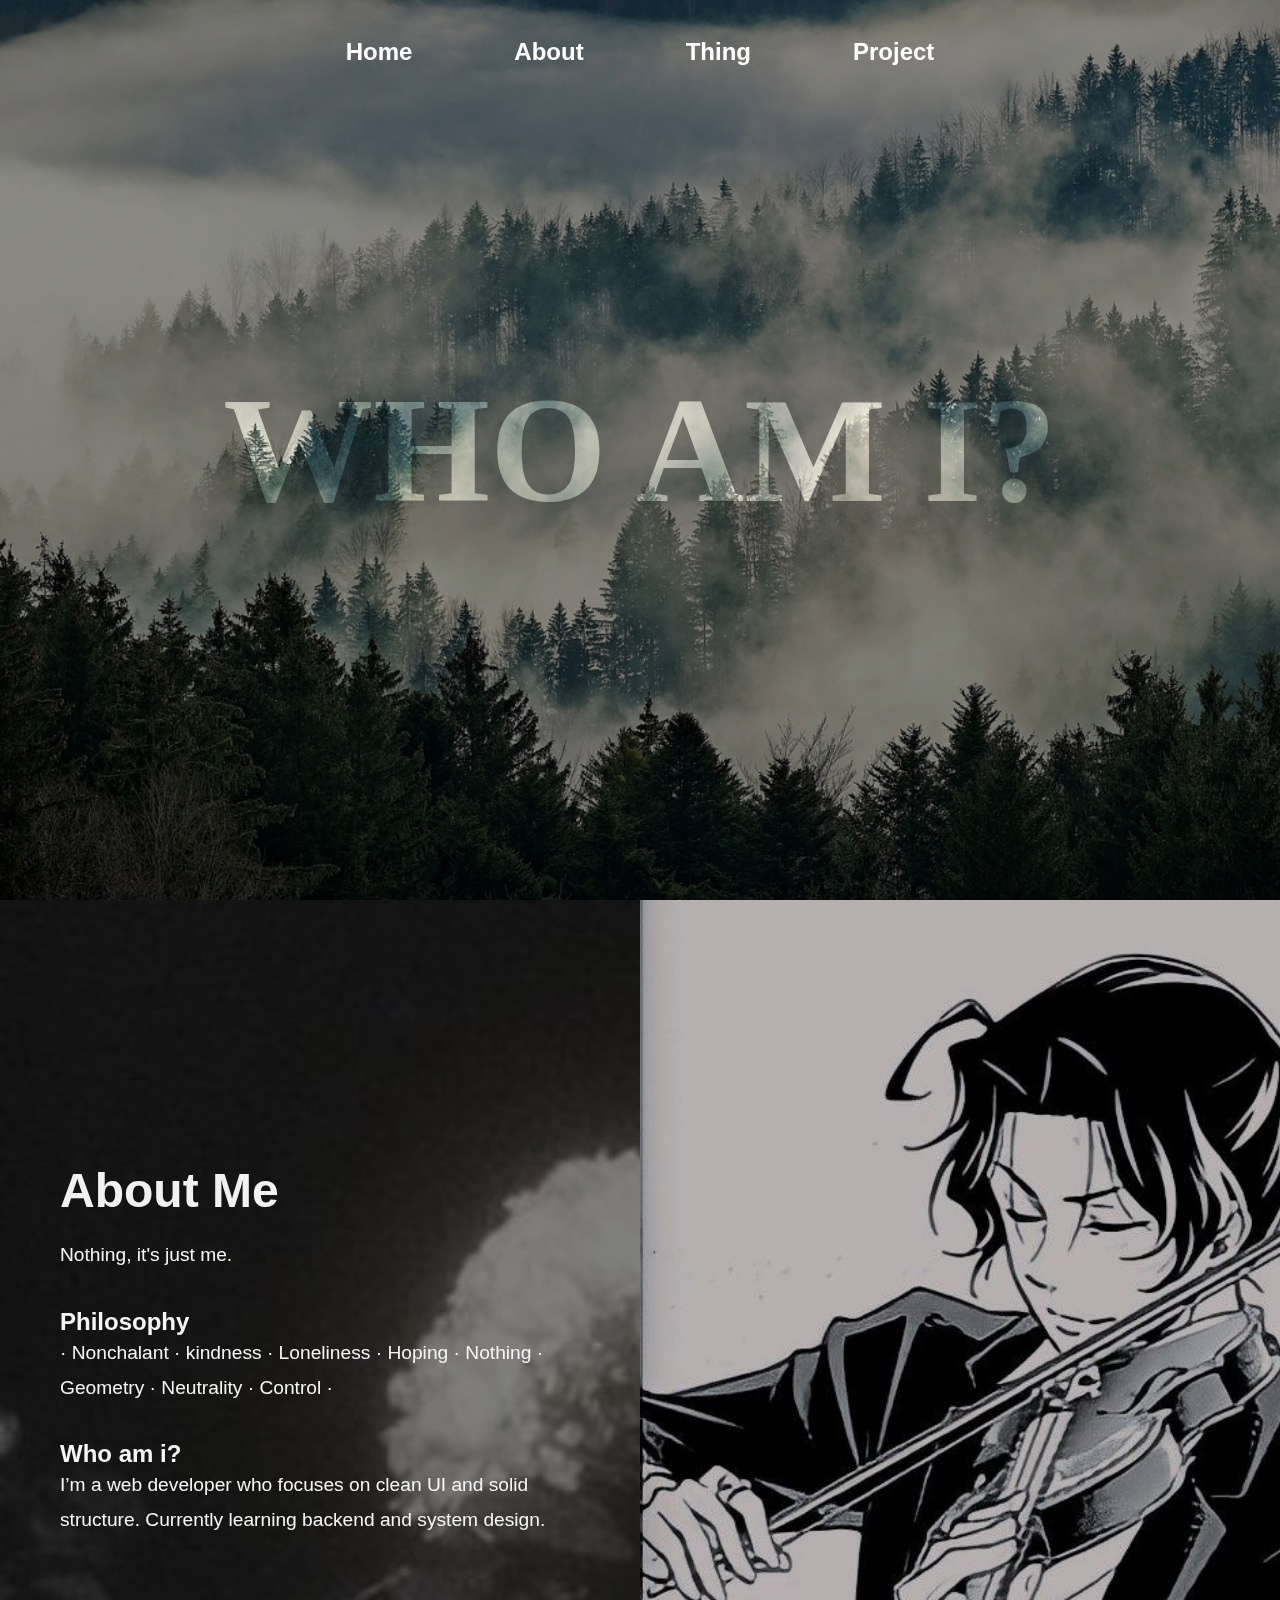
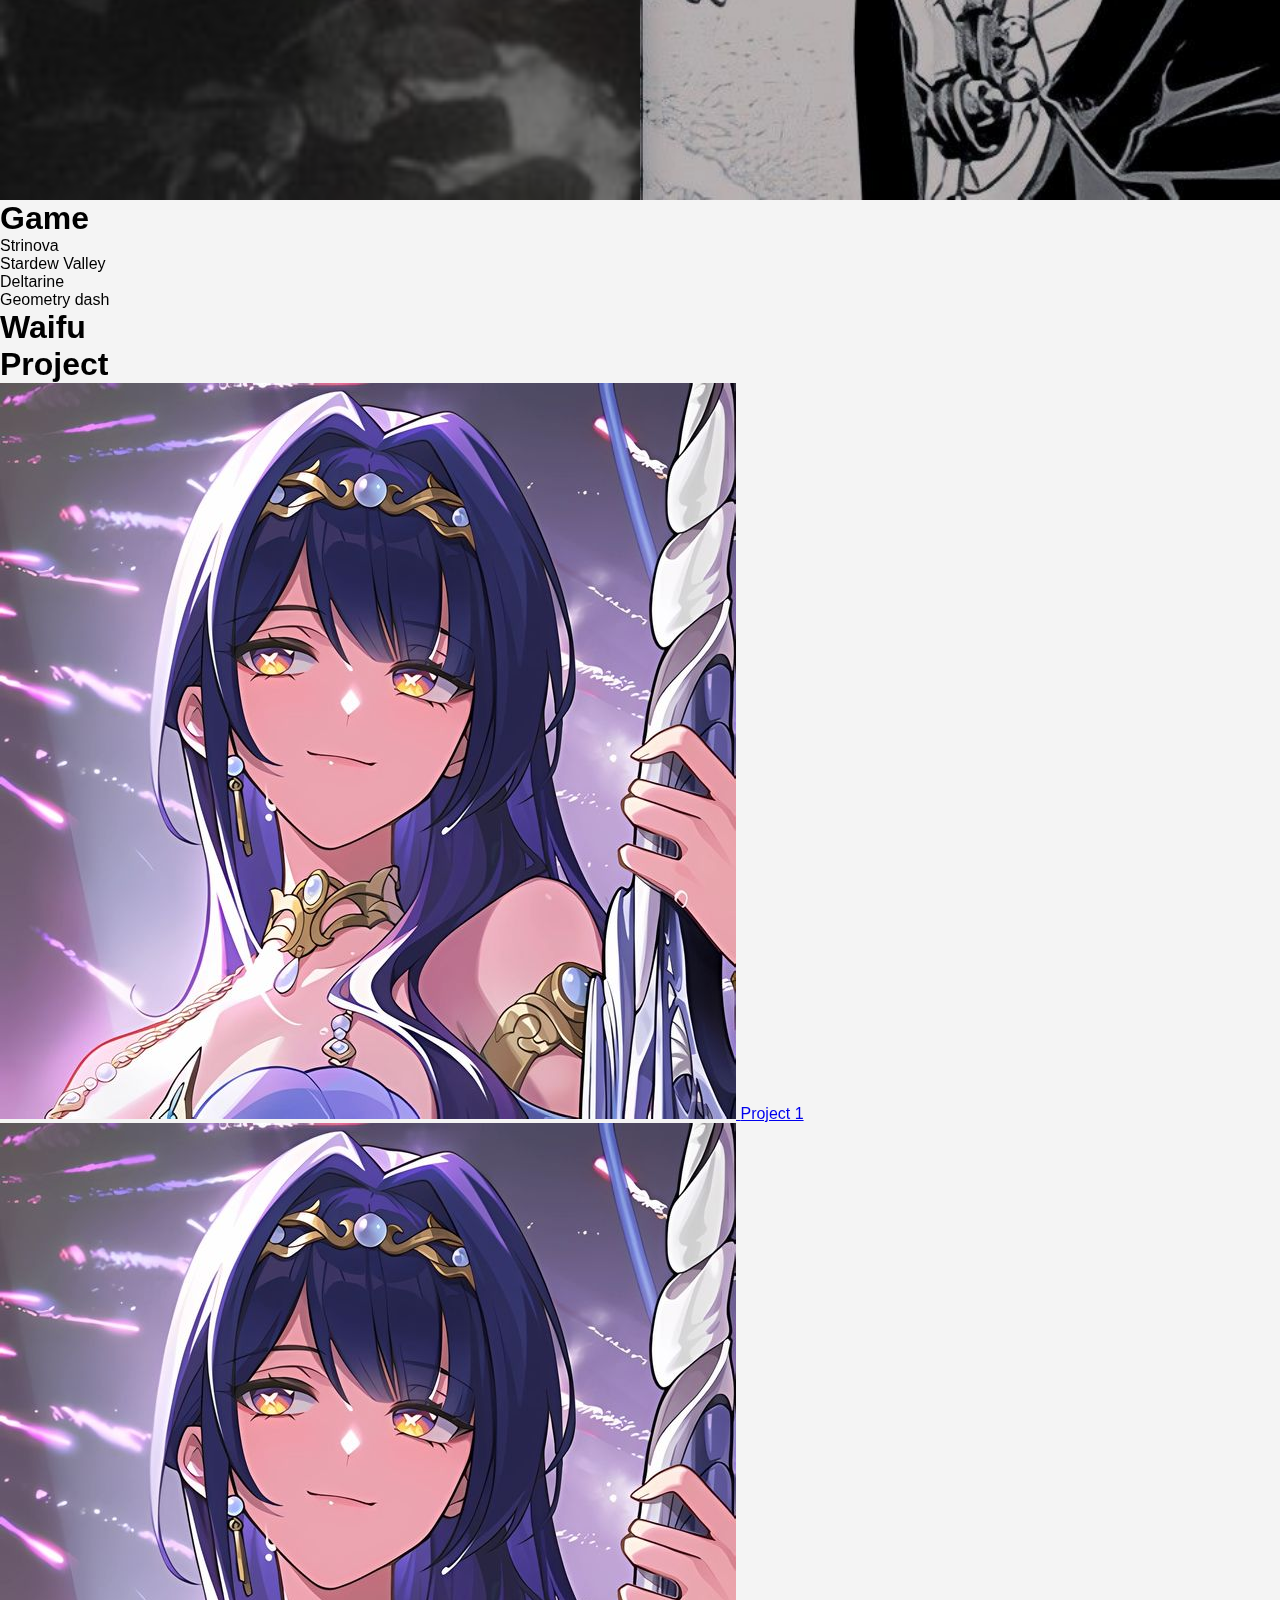
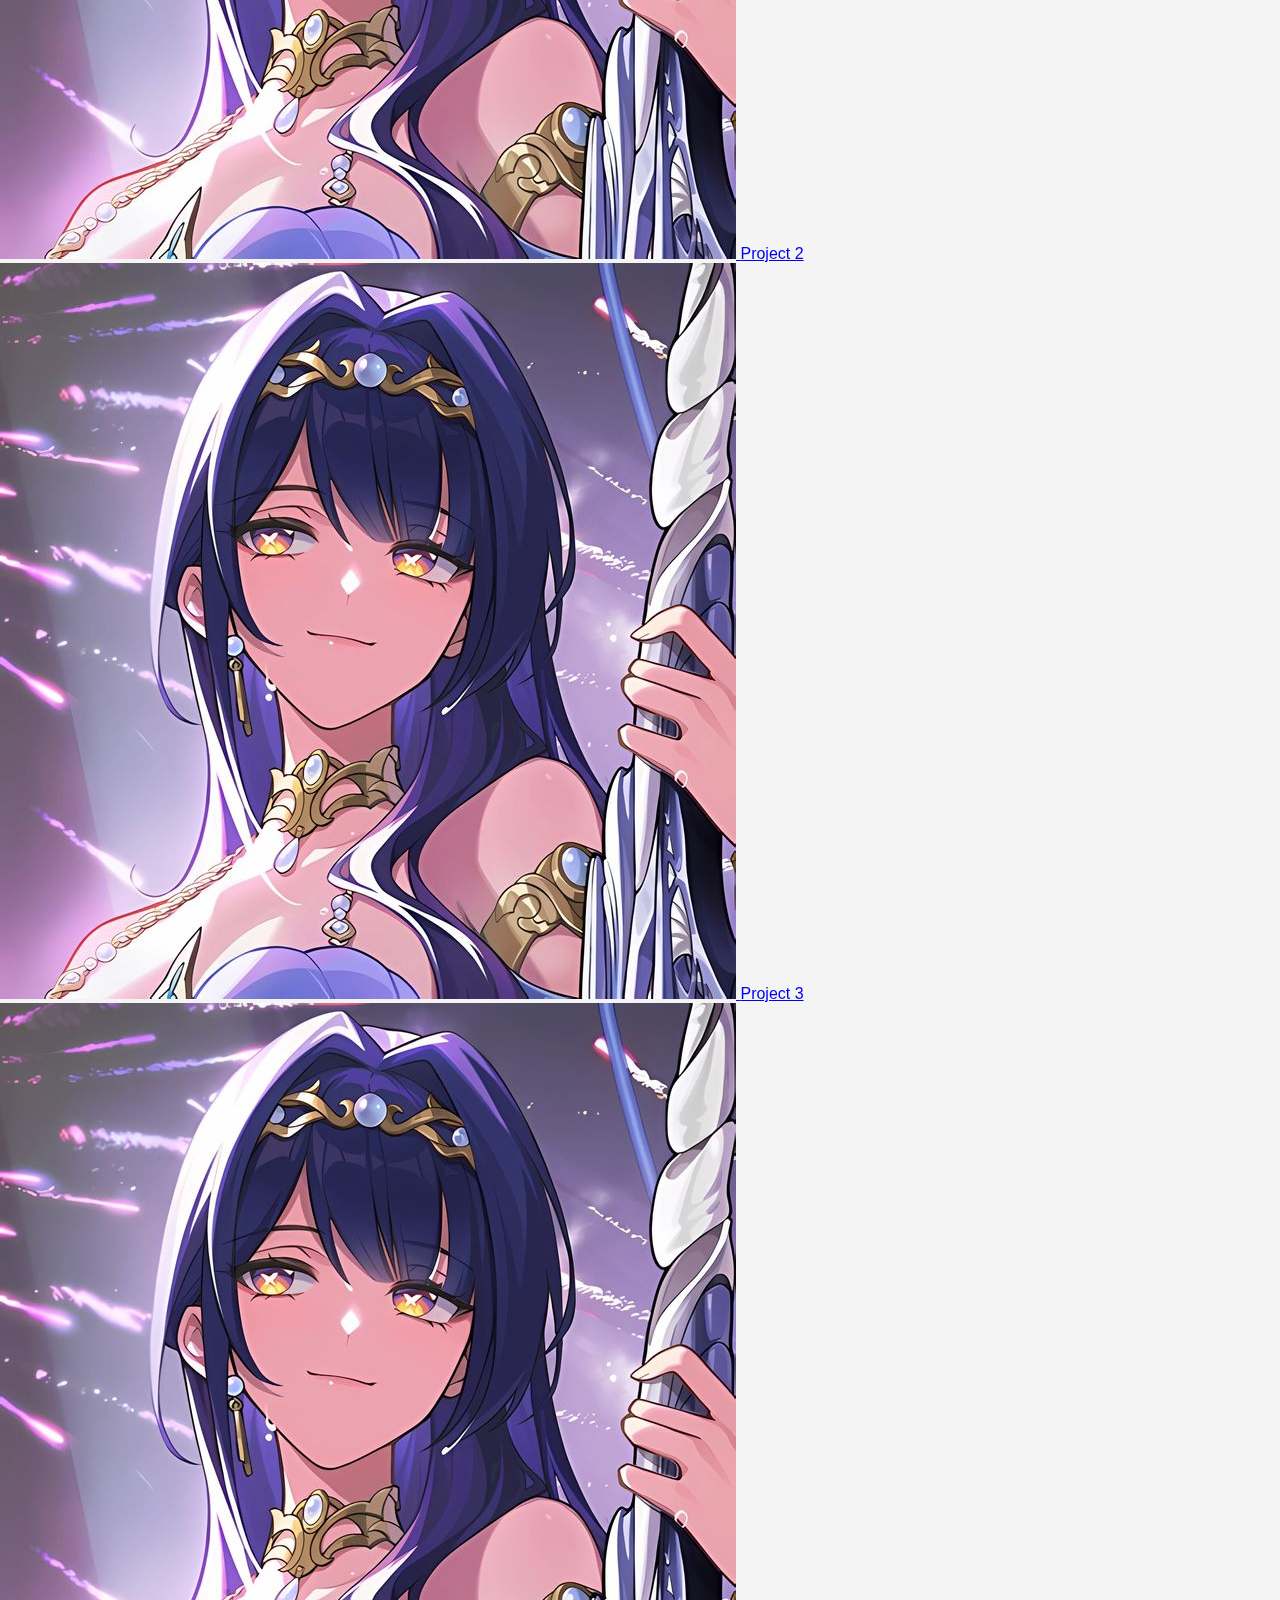
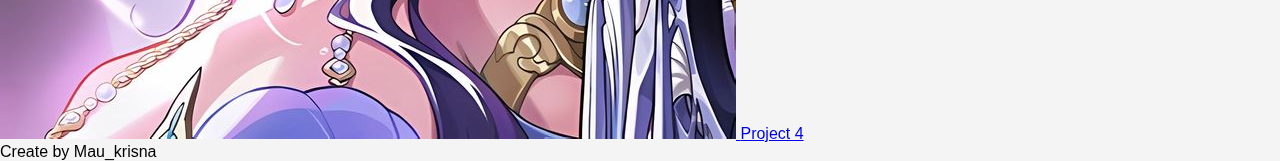
<file: index.html>
<!DOCTYPE html>
<html lang="en">
<head>
    <meta charset="UTF-8">
    <meta name="viewport" content="width=device-width, initial-scale=1.0">
    <title>Mau_krisna</title>
    <link rel="stylesheet" href="style.css">
</head>
<body>
    <div class="container">
        <nav>
            <ul class="nav-word">
                <li><a href="#">Home</a></li>  
                <li><a href="#about">About</a></li> 
                <li><a href="#thing">Thing</a></li>  
                <li><a href="#project">Project</a></li>
            </ul>
        </nav>
        <header>
            <section class="showcase" id="home">
                <h1 class="title">
                    WHO AM I?
                </h1>
            </section>
            
        </header>
        <div class="section1" id="about">
            <div class="about-desc">
                <h1>About Me</h1>
                <p>Nothing, it's just me.</p> 
                <br><br>
                <h2>Philosophy</h2> 
                <p>· Nonchalant · kindness · Loneliness · Hoping · Nothing · Geometry · Neutrality · Control ·<p> 
                <br>
                <h2>Who am i?</h2>
                <p>I’m a web developer who focuses on clean UI and solid structure. Currently learning backend and system design.</p>
            </div>
            <div class="about-img">
            </div>
        </div>
        <div class="section2" id="thing">
            <div class="left-section2">
                <h1>Game</h1>
                <div class="game-thing">
                    <div class="game1 game-list"><span>Strinova</span></div>
                    <div class="game2 game-list"><span>Stardew Valley</span></div>
                    <div class="game3 game-list"><span>Deltarine</span></div>
                    <div class="game4 game-list"><span>Geometry dash</span></div>
                </div>
                
            </div>
            <div class="right-section2">
                <h1>Waifu</h1>
                <div class="waifu">
                    <div class="flavia"></div>
                </div>    
            </div> 
        </div>
        <h1 class="project-title project" id="project">Project</h1>
        <div class="project-list project">
            <div class="project-item project1">
                <a href="project/project1.html">
                    <img src="gambar/Flavia.jpg" alt="Project 1">
                    <span>Project 1</span>
                </a>
            </div>
            <div class="project-item project2">
                <a href="project/project2.html">
                    <img src="gambar/Flavia.jpg" alt="Project 2">
                    <span>Project 2</span>
                </a>
            </div>
            <div class="project-item project3">
                <a href="project/project3.html">
                    <img src="gambar/Flavia.jpg" alt="Project 3">
                    <span>Project 3</span>
                </a>
            </div>
            <div class="project-item project4">
                <a href="project/project4.html">
                    <img src="gambar/Flavia.jpg" alt="Project 4">
                    <span>Project 4</span>
                </a>
            </div>
        </div>
    </div>
    <script src="script.js"></script>
    <footer>Create by Mau_krisna</footer>
</body>
</html>
</file>
<file: style.css>
* {
    margin: 0;
    padding: 0;
    box-sizing: border-box;
}

body {
    font-family: 'Segoe UI', Tahoma, Geneva, Verdana, sans-serif;
    background-color: #f4f4f4;
    width: 100%;
}





/* Navbar edit */

nav {
    display: flex;
    justify-content: center;
    align-items: center;
    position: fixed;
    top: 0;
    z-index: 10;
    padding: 0 2rem;
    height: 80px;
    width: 100%;    
    gap: 30px;
}

nav ul {
    display: flex;
    list-style: none;
    padding: 1rem;
    gap: 70px;
    margin-top: 24px;
}

nav ul li a {
    color: white;
    text-decoration: none;
    margin: 0 1rem;
    font-weight: bold;
    font-size: 24px;
}


/* Header edit */

header {
    /* background: url('gambar/bg.png') no-repeat center center/cover; */
    height: 100vh;
    display: flex;
    flex-direction: column;
    justify-content: center;
    align-items: center;
    text-align: center;
    font-family: serif;
    position: fixed;
    top: 0;
    left: 0;
    width: 100%;
    z-index: -1;
}

header h1 {
    margin-bottom: 1rem;
}

.showcase {
    width: 100%;
    height: 100vh;
    position: relative;
}

.showcase {
    width: 100%;
    height: 100%;
    position: absolute;
    top: 0;
    left: 0;
    object-fit: cover;
    background-image: url(gambar/nture-fog.jpg);
    background-repeat: no-repeat;
    background-size: cover;
    background-attachment: fixed;
}


.title {
    width: 100%;
    height: 100%;
    background-color: #8C8C8C;
    font-size: 150px;
    mix-blend-mode: multiply;
    color: white;
    display: flex;
    align-items: center;
    justify-content: center;
}




/* Section 1 edit */

.section1 {
    margin-top: 100vh;
    position: relative;
    z-index: 1;
    display: flex;
    flex-direction: row;
    background-image: url(gambar/bg2.jpg);
    background-size: cover;
    text-align: left;
    height: 100vh;
    font-size: 16px;
    justify-content: center;
    align-items: center;
    color: whitesmoke;
}

.about-desc {
    width: 50%;
    background: rgba(0, 0, 0, 0.5);
    padding: 60px;
    display: flex;
    flex-direction: column;
    justify-content: center;
    height: 100%;
}

.about-desc h1 {
    font-size: 3rem;
    margin-bottom: 20px;
    color: #f1f1f1;
}

.about-desc p {
    font-size: 1.2rem;
    line-height: 1.8;
}

.about-img {
    width: 50%;
    height: 100%;
    background-image: url(gambar/SherlockHolmes.jpg);
    display: flex;
    background-size: cover;
    justify-content: center;
    align-items: center;
    overflow: hidden;
}
</file>
